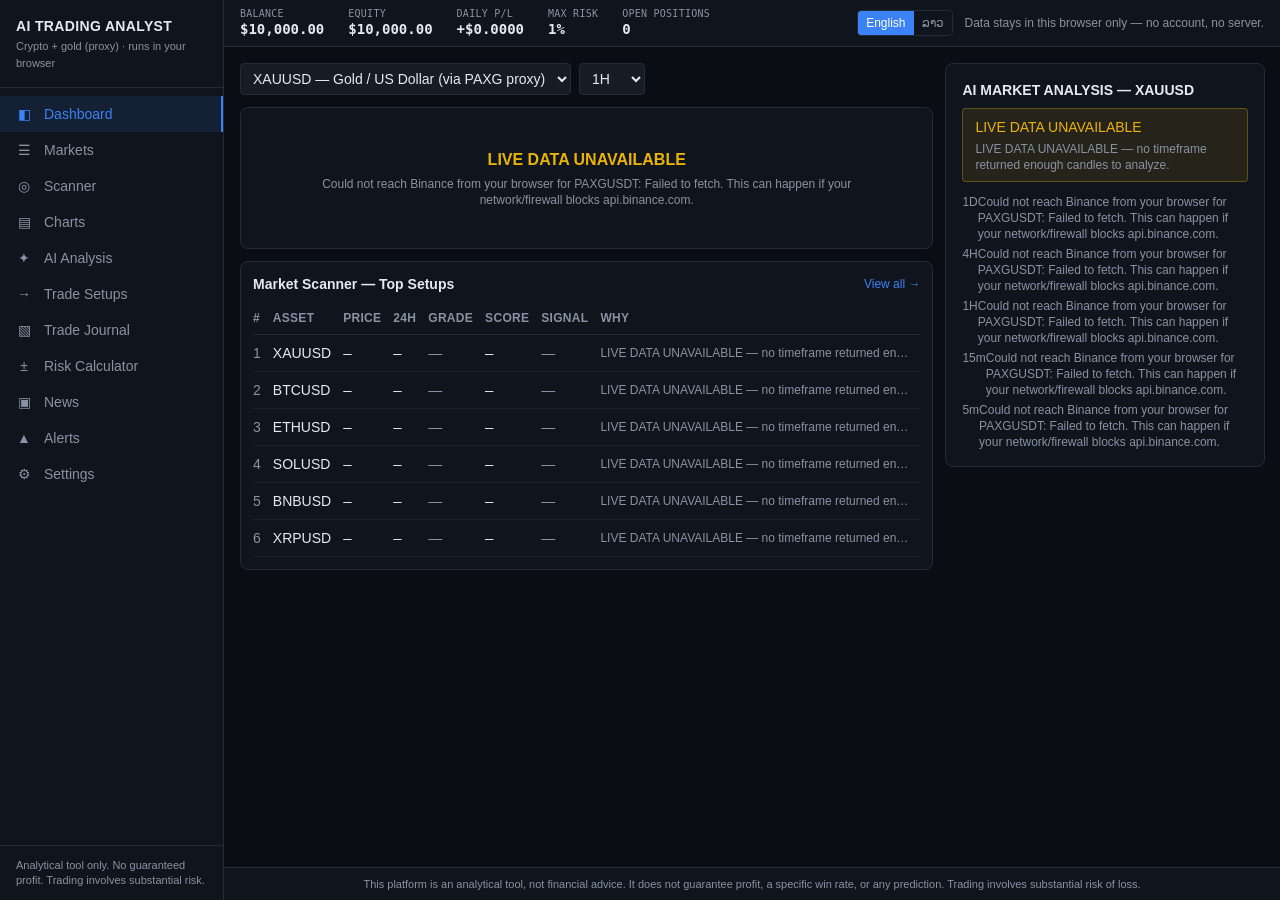
<file: index.html>
<!doctype html>
<html lang="en">
  <head>
    <meta charset="UTF-8" />
    <link rel="icon" type="image/svg+xml" href="./favicon.svg" />
    <meta name="viewport" content="width=device-width, initial-scale=1.0" />
    <title>AI Trading Analyst (Static)</title>
    <meta
      name="description"
      content="Client-side AI trading analysis for crypto and gold (PAXG proxy) — no server, no login, live data from Binance's public API called directly by your browser."
    />
    <script type="module" crossorigin src="./assets/index-BlI6v5JH.js"></script>
    <link rel="stylesheet" crossorigin href="./assets/index-QpGu3k4q.css">
  </head>
  <body>
    <div id="root"></div>
  </body>
</html>
</file>
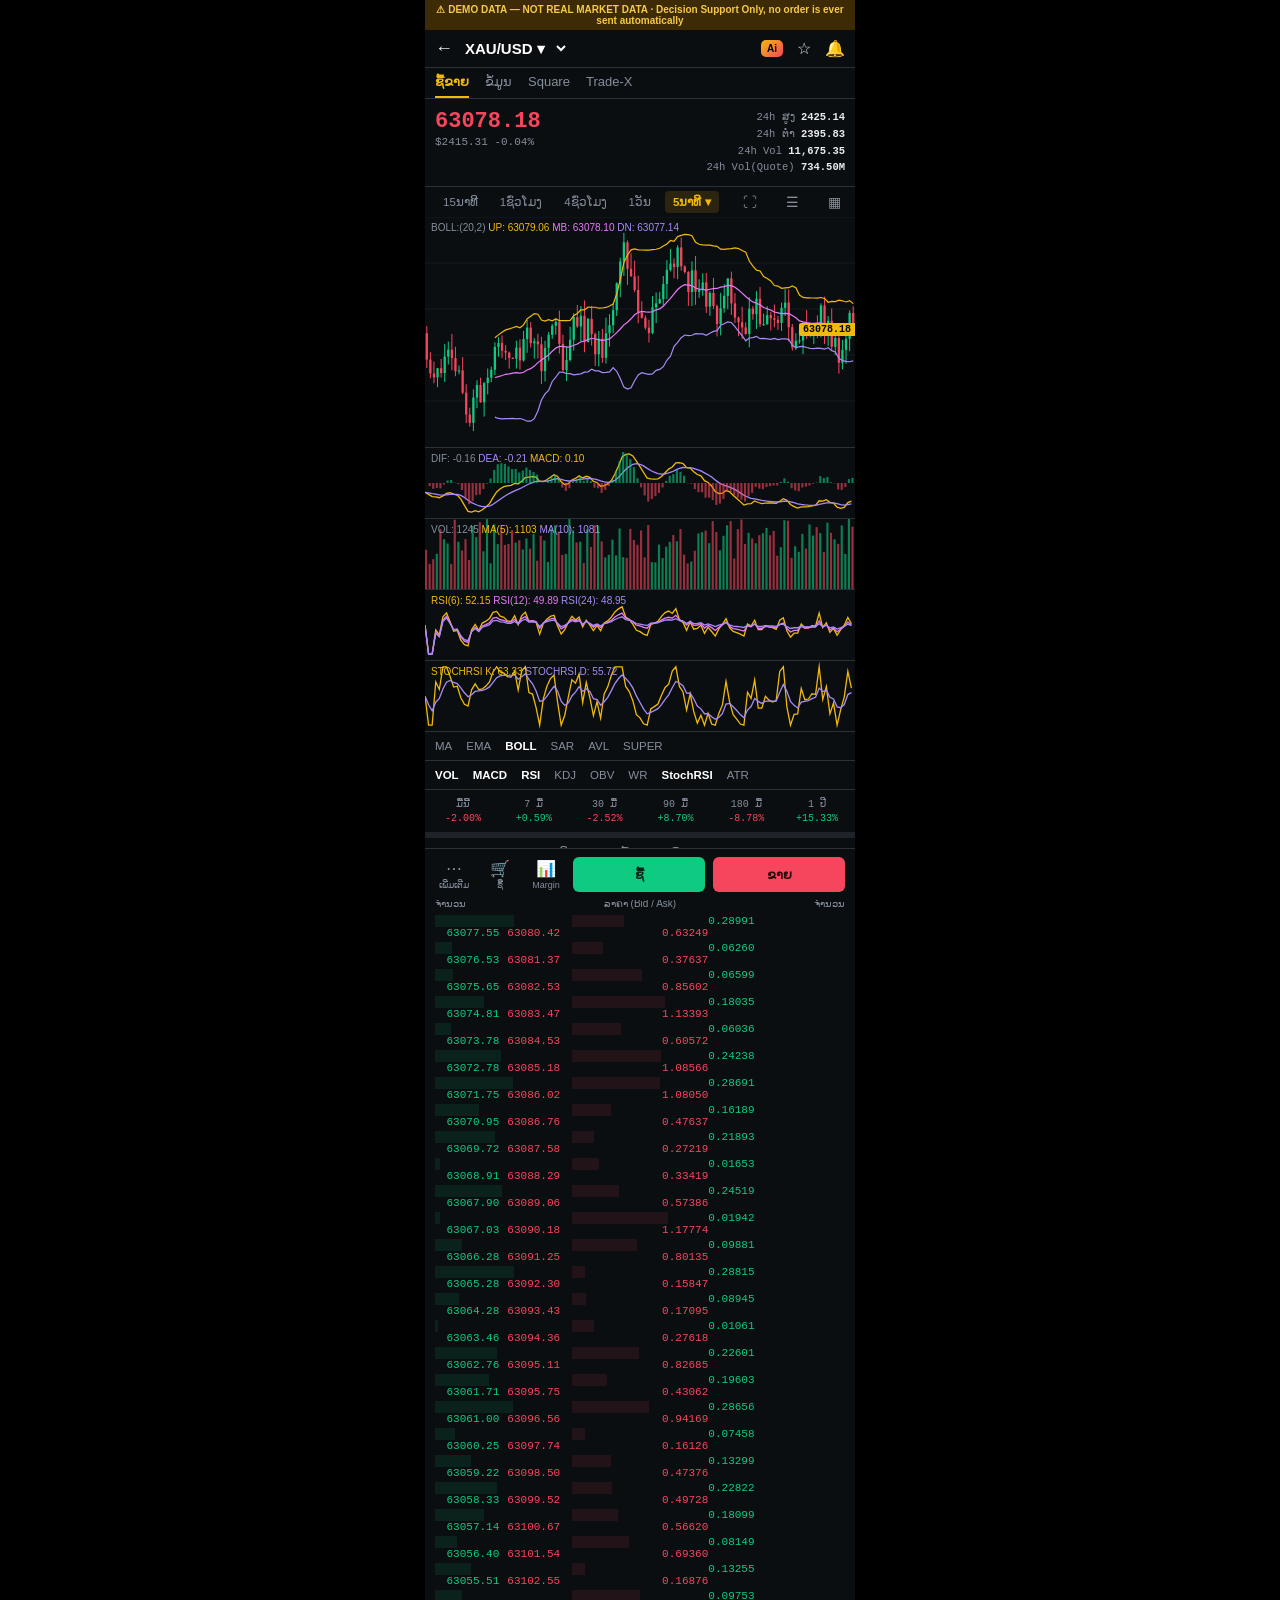
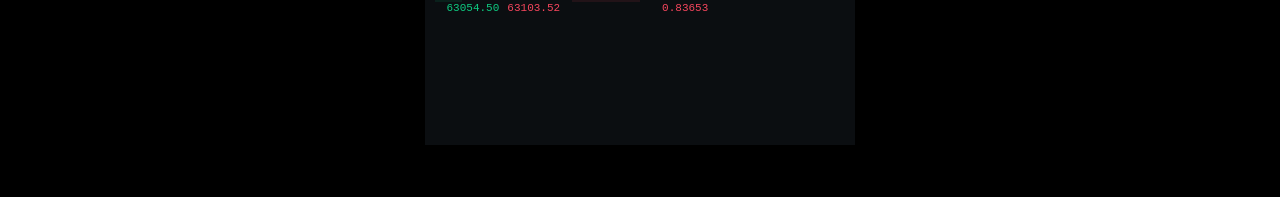
<file: future-trading.html>
<!DOCTYPE html>
<html lang="lo">
<head>
<meta charset="UTF-8" />
<meta name="viewport" content="width=device-width, initial-scale=1.0" />
<title>Future Trading — AI Gold &amp; Bitcoin Analysis (DEMO)</title>
<style>
  :root{
    --bg:#0b0e11; --panel:#181a20; --panel2:#1e2329; --border:#2b3139;
    --text:#eaecef; --muted:#848e9c; --up:#0ecb81; --down:#f6465d; --yellow:#f0b90b;
  }
  *{box-sizing:border-box;-webkit-tap-highlight-color:transparent;}
  html,body{margin:0;background:#000;color:var(--text);font-family:-apple-system,"Segoe UI",Roboto,Arial,sans-serif;font-size:13px;}
  .mono{font-family:ui-monospace,SFMono-Regular,Menlo,Consolas,monospace;font-variant-numeric:tabular-nums;}
  .frame{max-width:430px;margin:0 auto;background:var(--bg);min-height:100vh;position:relative;}
  .demo-banner{background:#3d2b06;color:#f7c948;text-align:center;padding:4px 8px;font-weight:700;font-size:10px;}

  .header{display:flex;align-items:center;justify-content:space-between;padding:8px 10px;border-bottom:1px solid var(--border);}
  .header .left{display:flex;align-items:center;gap:8px;}
  .header .back{font-size:18px;color:var(--text);}
  .header .sym{font-weight:700;font-size:15px;display:flex;align-items:center;gap:3px;}
  .header .chg{font-size:11.5px;}
  .header .icons{display:flex;gap:14px;align-items:center;font-size:16px;color:var(--text);}
  .header .icons .ai{background:linear-gradient(135deg,#f0b90b,#f6465d);color:#000;font-weight:800;font-size:10px;padding:3px 6px;border-radius:5px;}

  .tabs{display:flex;gap:16px;padding:6px 10px 0;border-bottom:1px solid var(--border);overflow-x:auto;}
  .tabs span{padding-bottom:7px;color:var(--muted);font-size:13px;white-space:nowrap;}
  .tabs span.active{color:var(--yellow);border-bottom:2px solid var(--yellow);font-weight:700;}

  .price-block{padding:10px;display:flex;justify-content:space-between;}
  .price-big{font-size:22px;font-weight:800;}
  .price-sub{font-size:11px;color:var(--muted);margin-top:2px;}
  .price-stats{text-align:right;font-size:10.5px;color:var(--muted);line-height:1.6;}
  .price-stats b{color:var(--text);}

  .charttoolbar{display:flex;align-items:center;gap:6px;padding:4px 10px;overflow-x:auto;border-top:1px solid var(--border);}
  .tf-pill{background:none;border:none;color:var(--muted);font-size:11.5px;padding:4px 8px;white-space:nowrap;}
  .tf-pill.active{color:var(--yellow);font-weight:700;background:#2b2410;border-radius:4px;}
  .charttoolbar select{background:none;border:none;color:var(--muted);font-size:11.5px;}
  .toolicon{margin-left:auto;color:var(--muted);font-size:14px;padding:0 4px;}

  .chartwrap{position:relative;border-bottom:1px solid var(--border);}
  .chartwrap .ovl{position:absolute;top:3px;left:6px;font-size:10px;color:var(--muted);z-index:3;line-height:1.5;pointer-events:none;}
  .chartwrap .ovl b{font-weight:700;}
  canvas{width:100%;display:block;background:#0b0e11;}
  .pricetag{position:absolute;right:0;background:var(--yellow);color:#000;font-size:10px;font-weight:700;padding:1px 4px;border-radius:2px 0 0 2px;z-index:4;}

  .indicator-row{display:flex;gap:14px;padding:6px 10px;overflow-x:auto;border-bottom:1px solid var(--border);}
  .indicator-row button{background:none;border:none;color:var(--muted);font-size:11.5px;white-space:nowrap;padding:2px 0;}
  .indicator-row button.active{color:#fff;font-weight:700;}

  .returns-row{display:flex;justify-content:space-between;padding:8px 10px;border-bottom:6px solid var(--panel2);font-size:10px;text-align:center;overflow-x:auto;}
  .returns-row div{min-width:56px;}
  .returns-row .lbl{color:var(--muted);margin-bottom:3px;}

  .ob-tabs{display:flex;gap:18px;padding:8px 10px 4px;font-size:12.5px;}
  .ob-tabs span{color:var(--muted);}
  .ob-tabs span.active{color:var(--text);font-weight:700;border-bottom:2px solid var(--yellow);padding-bottom:4px;}
  .ob-ratio{display:flex;align-items:center;gap:8px;padding:6px 10px;font-size:11px;}
  .ob-ratio .bar{flex:1;height:5px;border-radius:3px;overflow:hidden;display:flex;background:var(--panel2);}
  .ob-header{display:flex;justify-content:space-between;padding:4px 10px;font-size:10px;color:var(--muted);}
  .ob-table{padding:0 10px 8px;}
  .ob-row{display:grid;grid-template-columns:1fr 1fr 1fr;font-size:11px;position:relative;padding:1.5px 0;}
  .ob-row .amt-bid{text-align:left;color:var(--up);}
  .ob-row .amt-ask{text-align:right;color:var(--down);}
  .ob-row .prices{display:flex;justify-content:center;gap:8px;}
  .ob-bg-bid{position:absolute;left:0;top:0;bottom:0;background:rgba(14,203,129,0.10);z-index:0;}
  .ob-bg-ask{position:absolute;right:0;top:0;bottom:0;background:rgba(246,70,93,0.10);z-index:0;}
  .ob-row>*{position:relative;z-index:1;}

  .bottombar{position:sticky;bottom:0;display:flex;align-items:center;gap:8px;padding:8px 10px;background:var(--bg);border-top:1px solid var(--border);}
  .bicon{display:flex;flex-direction:column;align-items:center;color:var(--muted);font-size:9px;gap:2px;min-width:38px;}
  .bicon .ic{font-size:16px;}
  .bbtn{flex:1;text-align:center;padding:10px 0;border-radius:6px;font-weight:800;font-size:13px;border:none;}
  .bbtn.buy{background:var(--up);color:#04241a;}
  .bbtn.sell{background:var(--down);color:#2a0509;}

  .sheet-backdrop{position:fixed;inset:0;background:rgba(0,0,0,.55);display:none;z-index:20;}
  .sheet-backdrop.show{display:block;}
  .sheet{position:fixed;left:50%;transform:translateX(-50%);bottom:0;max-width:430px;width:100%;background:var(--panel);
    border-radius:14px 14px 0 0;padding:14px;z-index:21;display:none;max-height:80vh;overflow:auto;border-top:1px solid var(--border);}
  .sheet.show{display:block;}
  .sheet h4{margin:0 0 8px;font-size:13px;color:var(--yellow);}
  .bias{font-size:19px;font-weight:900;display:flex;align-items:center;gap:6px;}
  .bias.buy{color:var(--up);} .bias.sell{color:var(--down);} .bias.wait{color:var(--yellow);} .bias.no_trade{color:#94a3b8;}
  .strength-bar{height:6px;border-radius:3px;background:#0b0e11;overflow:hidden;margin:5px 0;}
  .strength-fill{height:100%;background:linear-gradient(90deg,var(--yellow),var(--up));}
  .narrative{white-space:pre-line;line-height:1.5;font-size:12px;color:#c6cad1;margin-top:8px;}
  .checklist-item{display:flex;justify-content:space-between;padding:3px 0;border-bottom:1px dashed var(--border);font-size:11.5px;}
  .dot{display:inline-block;width:6px;height:6px;border-radius:50%;margin-right:5px;}
  .dot.pass{background:var(--up);} .dot.fail{background:var(--down);}
  .closebtn{position:absolute;right:14px;top:12px;color:var(--muted);font-size:16px;background:none;border:none;}

  .toast{position:fixed;left:50%;bottom:78px;transform:translateX(-50%);background:#2b2f36;color:#fff;padding:9px 16px;
    border-radius:8px;font-size:12px;z-index:30;opacity:0;transition:opacity .25s;max-width:88%;text-align:center;}
  .toast.show{opacity:1;}
</style>
</head>
<body>
<div class="frame">
  <div class="demo-banner">⚠ DEMO DATA — NOT REAL MARKET DATA · Decision Support Only, no order is ever sent automatically</div>

  <div class="header">
    <div class="left">
      <span class="back">←</span>
      <div>
        <div class="sym"><select id="assetSel" style="background:none;border:none;color:#fff;font-weight:700;font-size:15px;">
          <option value="XAUUSD">XAU/USD ▾</option>
          <option value="BTCUSDT">BTC/USDT ▾</option>
        </select></div>
      </div>
    </div>
    <div class="icons">
      <span class="ai" id="aiBtn">Ai</span>
      <span>☆</span>
      <span>🔔</span>
    </div>
  </div>

  <div class="tabs">
    <span class="active">ຊື້ຂາຍ</span><span>ຂໍ້ມູນ</span><span>Square</span><span>Trade-X</span>
  </div>

  <div class="price-block">
    <div>
      <div class="price-big mono" id="bigPrice">2415.31</div>
      <div class="price-sub mono" id="priceSub">$2415.31 <span id="pctChange">-0.04%</span></div>
    </div>
    <div class="price-stats mono">
      <div>24h ສູງ <b id="hi24">2425.14</b></div>
      <div>24h ຕ່ຳ <b id="lo24">2395.83</b></div>
      <div>24h Vol <b id="volBase">11,675.35</b></div>
      <div>24h Vol(Quote) <b id="volQuote">734.50M</b></div>
    </div>
  </div>

  <div class="charttoolbar">
    <button class="tf-pill" data-tf="15M">15ນາທີ</button>
    <button class="tf-pill" data-tf="1H">1ຊົ່ວໂມງ</button>
    <button class="tf-pill" data-tf="4H">4ຊົ່ວໂມງ</button>
    <button class="tf-pill" data-tf="1D">1ວັນ</button>
    <button class="tf-pill active" data-tf="5M">5ນາທີ ▾</button>
    <span class="toolicon">⛶</span><span class="toolicon">☰</span><span class="toolicon">▦</span>
  </div>

  <div class="chartwrap">
    <div class="ovl" id="bollOvl">BOLL:(20,2) <span style="color:#f0b90b;">UP: --</span> <span style="color:#e879f9;">MB: --</span> <span style="color:#a78bfa;">DN: --</span></div>
    <canvas id="chartMain" height="230"></canvas>
    <div class="pricetag mono" id="priceTag" style="top:40%;">2415.31</div>
  </div>

  <div class="chartwrap" id="panelMACD">
    <div class="ovl" id="macdOvl">DIF: -- <span style="color:#a78bfa;">DEA: --</span> <span style="color:#f0b90b;">MACD: --</span></div>
    <canvas id="chartMACD" height="70"></canvas>
  </div>

  <div class="chartwrap" id="panelVOL">
    <div class="ovl" id="volOvl">VOL: -- <span style="color:#f0b90b;">MA(5): --</span> <span style="color:#a78bfa;">MA(10): --</span></div>
    <canvas id="chartVOL" height="70"></canvas>
  </div>

  <div class="chartwrap" id="panelRSI">
    <div class="ovl" id="rsiOvl"><span style="color:#f0b90b;">RSI(6): --</span> <span style="color:#e879f9;">RSI(12): --</span> <span style="color:#a78bfa;">RSI(24): --</span></div>
    <canvas id="chartRSI" height="70"></canvas>
  </div>

  <div class="chartwrap" id="panelKDJ">
    <div class="ovl" id="kdjOvl"><span style="color:#f0b90b;">K: --</span> <span style="color:#e879f9;">D: --</span> <span style="color:#a78bfa;">J: --</span></div>
    <canvas id="chartKDJ" height="70"></canvas>
  </div>

  <div class="chartwrap" id="panelSTOCHRSI">
    <div class="ovl" id="stochOvl"><span style="color:#f0b90b;">STOCHRSI K: --</span> <span style="color:#a78bfa;">STOCHRSI D: --</span></div>
    <canvas id="chartSTOCH" height="70"></canvas>
  </div>

  <div class="indicator-row" id="mainIndRow">
    <button data-ind="MA">MA</button><button data-ind="EMA">EMA</button><button class="active" data-ind="BOLL">BOLL</button>
    <button data-ind="SAR">SAR</button><button data-ind="AVL">AVL</button><button data-ind="SUPER">SUPER</button>
  </div>
  <div class="indicator-row" id="subIndRow">
    <button class="active" data-ind="VOL">VOL</button><button class="active" data-ind="MACD">MACD</button>
    <button class="active" data-ind="RSI">RSI</button><button data-ind="KDJ">KDJ</button><button data-ind="OBV">OBV</button>
    <button data-ind="WR">WR</button><button class="active" data-ind="STOCHRSI">StochRSI</button><button data-ind="ATR">ATR</button>
  </div>

  <div class="returns-row mono">
    <div><div class="lbl">ມື້ນີ້</div><span id="r1d">-0.10%</span></div>
    <div><div class="lbl">7 ມື້</div><span id="r7d">-2.68%</span></div>
    <div><div class="lbl">30 ມື້</div><span id="r30d">-3.15%</span></div>
    <div><div class="lbl">90 ມື້</div><span id="r90d">-19.35%</span></div>
    <div><div class="lbl">180 ມື້</div><span id="r180d">-8.62%</span></div>
    <div><div class="lbl">1 ປີ</div><span id="r1y">-46.48%</span></div>
  </div>

  <div class="ob-tabs">
    <span class="active">Order Book</span><span>ຄວາມເລິກ</span><span>ການຊື້ຂາຍ</span><span>ອື່ນໆ</span>
  </div>
  <div class="ob-ratio">
    <span class="mono" id="ratioBuy" style="color:var(--up);">7.24%</span>
    <div class="bar"><div id="ratioBar" style="height:100%;background:var(--up);width:7%;"></div></div>
    <span class="mono" id="ratioSell" style="color:var(--down);">92.76%</span>
  </div>
  <div class="ob-header"><span>ຈຳນວນ</span><span>ລາຄາ (Bid / Ask)</span><span>ຈຳນວນ</span></div>
  <div class="ob-table" id="obTable"></div>

  <div style="height:70px;"></div>

  <div class="bottombar">
    <div class="bicon"><span class="ic">⋯</span>ເພີ່ມເຕີມ</div>
    <div class="bicon"><span class="ic">🛒</span>ຊື້</div>
    <div class="bicon"><span class="ic">📊</span>Margin</div>
    <button class="bbtn buy" id="buyBtn">ຊື້</button>
    <button class="bbtn sell" id="sellBtn">ຂາຍ</button>
  </div>

  <div class="sheet-backdrop" id="sheetBackdrop"></div>
  <div class="sheet" id="aiSheet">
    <button class="closebtn" id="sheetClose">✕</button>
    <h4>AI MARKET ANALYSIS — Decision Support Only</h4>
    <div id="biasLine" class="bias buy">🟢 BUY BIAS</div>
    <div style="font-size:11px;color:var(--muted);">Signal Strength (Confluence Score) — never a "win probability"</div>
    <div class="strength-bar"><div class="strength-fill" id="strengthFill" style="width:60%;"></div></div>
    <div style="font-weight:700;" id="strengthVal">60/100 — WEAK BIAS</div>
    <div style="margin-top:8px;" id="checklist"></div>
    <div class="narrative" id="aiNarrative"></div>
  </div>
</div>

<div class="toast" id="toast"></div>

<script>
const ASSETS = {
  XAUUSD: {label:'XAU/USD', quote:'USD', base:2415.30, vol:0.06, decimals:2},
  BTCUSDT: {label:'BTC/USDT', quote:'USDT', base:63078.07, vol:0.9, decimals:2},
};
const TF_SECONDS = {"15M":900,"1H":3600,"4H":14400,"1D":86400,"5M":300};

let state = { asset:"BTCUSDT", tf:"5M", candles:[], live:63078.07, tickCount:0, indicators:{MA:false,EMA:false,BOLL:true,SAR:false,AVL:false,SUPER:false,VOL:true,MACD:true,RSI:true,KDJ:false,OBV:false,WR:false,STOCHRSI:true,ATR:false} };

function seededRand(seed){ let s = seed % 2147483647; if (s<=0) s+=2147483646;
  return function(){ s = (s*16807)%2147483647; return (s-1)/2147483646; }; }

function genCandles(asset, tf, n=120){
  const cfg = ASSETS[asset];
  const rnd = seededRand(asset.length*131 + tf.length*7 + tf.charCodeAt(0));
  let price = cfg.base;
  const candles = [];
  for(let i=0;i<n;i++){
    const shock = (rnd()-0.5)*2*cfg.vol;
    const open = price;
    const close = price + shock;
    const high = Math.max(open,close) + Math.abs(rnd())*cfg.vol*0.6;
    const low = Math.min(open,close) - Math.abs(rnd())*cfg.vol*0.6;
    candles.push({open,high,low,close,volume: 500+rnd()*900});
    price = close;
  }
  return candles;
}
function sma(arr,p){ const out=[]; for(let i=0;i<arr.length;i++){ if(i<p-1){out.push(null);continue;} let s=0; for(let j=i-p+1;j<=i;j++) s+=arr[j]; out.push(s/p);} return out; }
function ema(values, period){ const k=2/(period+1); let prev=values[0]; const out=[prev]; for(let i=1;i<values.length;i++){ prev=values[i]*k+prev*(1-k); out.push(prev);} return out; }
function stddev(arr,p,means){ const out=[]; for(let i=0;i<arr.length;i++){ if(i<p-1||means[i]==null){out.push(null);continue;} let s=0; for(let j=i-p+1;j<=i;j++) s+=Math.pow(arr[j]-means[i],2); out.push(Math.sqrt(s/p));} return out; }
function rsiSeries(values, period){
  let gains=0, losses=0; const out=[50];
  for(let i=1;i<values.length;i++){
    const diff = values[i]-values[i-1];
    const g=Math.max(diff,0), l=Math.max(-diff,0);
    gains=(gains*(period-1)+g)/period; losses=(losses*(period-1)+l)/period;
    const rs = losses===0?100:gains/losses;
    out.push(losses===0?100:100-(100/(1+rs)));
  }
  return out;
}
function macdSeries(closes){
  const fast=ema(closes,12), slow=ema(closes,26);
  const dif = closes.map((_,i)=>fast[i]-slow[i]);
  const dea = ema(dif,9);
  const hist = dif.map((v,i)=>(v-dea[i])*2);
  return {dif,dea,hist};
}
function kdjSeries(candles,period=9){
  const k=[],d=[],j=[]; let prevK=50, prevD=50;
  for(let i=0;i<candles.length;i++){
    const start=Math.max(0,i-period+1);
    const win = candles.slice(start,i+1);
    const hh = Math.max(...win.map(c=>c.high)), ll = Math.min(...win.map(c=>c.low));
    const rsv = hh===ll? 50 : (candles[i].close-ll)/(hh-ll)*100;
    const kk = prevK*2/3 + rsv/3, dd = prevD*2/3 + kk/3;
    k.push(kk); d.push(dd); j.push(3*kk-2*dd);
    prevK=kk; prevD=dd;
  }
  return {k,d,j};
}
function stochRsiSeries(closes,period=14){
  const r = rsiSeries(closes,period);
  const k=[],d=[]; let prevD=50;
  for(let i=0;i<r.length;i++){
    const start=Math.max(0,i-period+1);
    const win=r.slice(start,i+1);
    const hh=Math.max(...win), ll=Math.min(...win);
    const kk = hh===ll?50:(r[i]-ll)/(hh-ll)*100;
    const dd = prevD*0.7+kk*0.3;
    k.push(kk); d.push(dd); prevD=dd;
  }
  return {k,d};
}

function drawLineChart(canvasId, seriesArr, colors, opts={}){
  const canvas=document.getElementById(canvasId);
  const ctx=canvas.getContext('2d');
  const w=canvas.width=canvas.clientWidth; const h=canvas.height=canvas.clientHeight;
  ctx.clearRect(0,0,w,h);
  const all = seriesArr.flat().filter(v=>v!=null && isFinite(v));
  if(!all.length) return;
  let maxV=Math.max(...all), minV=Math.min(...all);
  if(opts.fixedRange){ minV=opts.fixedRange[0]; maxV=opts.fixedRange[1]; }
  const pad=(maxV-minV)*0.1||1; const yMax=maxV+pad, yMin=minV-pad;
  const y=v=>h-((v-yMin)/(yMax-yMin))*h;
  seriesArr.forEach((series,si)=>{
    const bw=w/series.length;
    ctx.strokeStyle=colors[si]; ctx.lineWidth=1.3; ctx.beginPath();
    let started=false;
    series.forEach((v,i)=>{ if(v==null||!isFinite(v)) return; const x=i*bw; if(!started){ctx.moveTo(x,y(v));started=true;} else ctx.lineTo(x,y(v)); });
    ctx.stroke();
  });
}

function drawCandles(){
  const canvas=document.getElementById('chartMain');
  const ctx=canvas.getContext('2d');
  const w=canvas.width=canvas.clientWidth; const h=canvas.height=canvas.clientHeight;
  ctx.clearRect(0,0,w,h);
  const c=state.candles;
  const closes=c.map(x=>x.close);
  const highs=c.map(x=>x.high), lows=c.map(x=>x.low);
  const maxP=Math.max(...highs), minP=Math.min(...lows);
  const pad=(maxP-minP)*0.08||1; const yMax=maxP+pad, yMin=minP-pad;
  const y=p=>h-((p-yMin)/(yMax-yMin))*h;
  const bw=w/c.length;

  ctx.strokeStyle='#161a1e';
  for(let i=0;i<5;i++){ const yy=h/5*i; ctx.beginPath(); ctx.moveTo(0,yy); ctx.lineTo(w,yy); ctx.stroke(); }

  c.forEach((cd,i)=>{
    const x=i*bw+bw/2; const up=cd.close>=cd.open;
    ctx.strokeStyle= up? '#0ecb81':'#f6465d'; ctx.fillStyle= up? '#0ecb81':'#f6465d';
    ctx.beginPath(); ctx.moveTo(x,y(cd.high)); ctx.lineTo(x,y(cd.low)); ctx.stroke();
    const top=y(Math.max(cd.open,cd.close)), bot=y(Math.min(cd.open,cd.close));
    ctx.fillRect(x-bw*0.32, top, bw*0.64, Math.max(1,bot-top));
  });

  if(state.indicators.BOLL){
    const mid=sma(closes,20); const sd=stddev(closes,20,mid);
    const up=mid.map((m,i)=>m==null?null:m+2*sd[i]);
    const dn=mid.map((m,i)=>m==null?null:m-2*sd[i]);
    [[up,'#f0b90b'],[mid,'#e879f9'],[dn,'#a78bfa']].forEach(([series,color])=>{
      ctx.strokeStyle=color; ctx.lineWidth=1.2; ctx.beginPath(); let started=false;
      series.forEach((v,i)=>{ if(v==null) return; const x=i*bw+bw/2; if(!started){ctx.moveTo(x,y(v));started=true;} else ctx.lineTo(x,y(v)); });
      ctx.stroke();
    });
    const lastMid=mid[mid.length-1], lastSd=sd[sd.length-1];
    document.getElementById('bollOvl').innerHTML = `BOLL:(20,2) <span style="color:#f0b90b;">UP: ${(lastMid+2*lastSd).toFixed(2)}</span> <span style="color:#e879f9;">MB: ${lastMid.toFixed(2)}</span> <span style="color:#a78bfa;">DN: ${(lastMid-2*lastSd).toFixed(2)}</span>`;
  } else { document.getElementById('bollOvl').innerHTML=''; }

  const tag=document.getElementById('priceTag');
  const lastY=y(closes[closes.length-1]);
  tag.style.top=Math.max(0,Math.min(h-14,lastY-7))+'px';
  tag.textContent=fmt(closes[closes.length-1]);
}

function updatePanels(){
  const c=state.candles; const closes=c.map(x=>x.close);
  document.getElementById('panelMACD').style.display = state.indicators.MACD?'block':'none';
  document.getElementById('panelVOL').style.display = state.indicators.VOL?'block':'none';
  document.getElementById('panelRSI').style.display = state.indicators.RSI?'block':'none';
  document.getElementById('panelKDJ').style.display = state.indicators.KDJ?'block':'none';
  document.getElementById('panelSTOCHRSI').style.display = state.indicators.STOCHRSI?'block':'none';

  if(state.indicators.MACD){
    const m = macdSeries(closes);
    drawLineChart('chartMACD',[m.dif,m.dea],['#f0b90b','#a78bfa']);
    const canvas=document.getElementById('chartMACD'); const ctx=canvas.getContext('2d');
    const w=canvas.width, h=canvas.height;
    const maxV=Math.max(...m.hist.filter(isFinite).map(Math.abs))||1;
    const bw=w/m.hist.length;
    m.hist.forEach((v,i)=>{ if(!isFinite(v)) return; ctx.fillStyle= v>=0?'rgba(14,203,129,0.6)':'rgba(246,70,93,0.6)'; const bh=Math.abs(v)/maxV*(h/2-4); const yc=h/2; ctx.fillRect(i*bw,v>=0?yc-bh:yc,Math.max(1,bw*0.6),bh); });
    document.getElementById('macdOvl').innerHTML = `DIF: ${m.dif[m.dif.length-1].toFixed(2)} <span style="color:#a78bfa;">DEA: ${m.dea[m.dea.length-1].toFixed(2)}</span> <span style="color:#f0b90b;">MACD: ${m.hist[m.hist.length-1].toFixed(2)}</span>`;
  }
  if(state.indicators.VOL){
    const canvas=document.getElementById('chartVOL'); const ctx=canvas.getContext('2d');
    const w=canvas.width=canvas.clientWidth, h=canvas.height=canvas.clientHeight;
    ctx.clearRect(0,0,w,h);
    const vols=c.map(x=>x.volume); const maxV=Math.max(...vols)||1; const bw=w/vols.length;
    c.forEach((cd,i)=>{ ctx.fillStyle= cd.close>=cd.open?'rgba(14,203,129,0.6)':'rgba(246,70,93,0.6)'; const bh=cd.volume/maxV*h; ctx.fillRect(i*bw,h-bh,Math.max(1,bw*0.6),bh); });
    const ma5=sma(vols,5), ma10=sma(vols,10);
    document.getElementById('volOvl').innerHTML = `VOL: ${vols[vols.length-1].toFixed(0)} <span style="color:#f0b90b;">MA(5): ${(ma5[ma5.length-1]||0).toFixed(0)}</span> <span style="color:#a78bfa;">MA(10): ${(ma10[ma10.length-1]||0).toFixed(0)}</span>`;
  }
  if(state.indicators.RSI){
    const r6=rsiSeries(closes,6), r12=rsiSeries(closes,12), r24=rsiSeries(closes,24);
    drawLineChart('chartRSI',[r6,r12,r24],['#f0b90b','#e879f9','#a78bfa'],{fixedRange:[0,100]});
    document.getElementById('rsiOvl').innerHTML = `<span style="color:#f0b90b;">RSI(6): ${r6[r6.length-1].toFixed(2)}</span> <span style="color:#e879f9;">RSI(12): ${r12[r12.length-1].toFixed(2)}</span> <span style="color:#a78bfa;">RSI(24): ${r24[r24.length-1].toFixed(2)}</span>`;
  }
  if(state.indicators.KDJ){
    const kdj=kdjSeries(c);
    drawLineChart('chartKDJ',[kdj.k,kdj.d,kdj.j],['#f0b90b','#e879f9','#a78bfa']);
    document.getElementById('kdjOvl').innerHTML = `<span style="color:#f0b90b;">K: ${kdj.k[kdj.k.length-1].toFixed(2)}</span> <span style="color:#e879f9;">D: ${kdj.d[kdj.d.length-1].toFixed(2)}</span> <span style="color:#a78bfa;">J: ${kdj.j[kdj.j.length-1].toFixed(2)}</span>`;
  }
  if(state.indicators.STOCHRSI){
    const sr=stochRsiSeries(closes);
    drawLineChart('chartSTOCH',[sr.k,sr.d],['#f0b90b','#a78bfa'],{fixedRange:[0,100]});
    document.getElementById('stochOvl').innerHTML = `<span style="color:#f0b90b;">STOCHRSI K: ${sr.k[sr.k.length-1].toFixed(2)}</span> <span style="color:#a78bfa;">STOCHRSI D: ${sr.d[sr.d.length-1].toFixed(2)}</span>`;
  }
}

function computeSignal(){
  const closes=state.candles.map(x=>x.close);
  const e20=ema(closes,20), e50=ema(closes,50);
  const last=closes[closes.length-1];
  const trendUp=last>e20[e20.length-1]&&e20[e20.length-1]>e50[e50.length-1];
  const trendDown=last<e20[e20.length-1]&&e20[e20.length-1]<e50[e50.length-1];
  const r=rsiSeries(closes,14); const rsiV=r[r.length-1];
  const rnd=seededRand(state.asset.length*7+state.tf.length*13+(TF_SECONDS[state.tf]||60));
  const vol=['LOW','NORMAL','HIGH','EXTREME'][Math.floor(rnd()*4*0.7)];
  let dir=trendUp?'BUY':trendDown?'SELL':'NEUTRAL';
  let score=trendUp||trendDown?55+Math.floor(rnd()*40):30+Math.floor(rnd()*20);
  let bias='WAIT',biasClass='wait',icon='🟡';
  if(vol==='EXTREME'){bias='NO TRADE';biasClass='no_trade';icon='⛔';}
  else if(dir==='BUY'&&score>=55){bias='BUY BIAS';biasClass='buy';icon='🟢';}
  else if(dir==='SELL'&&score>=55){bias='SELL BIAS';biasClass='sell';icon='🔴';}
  else if(dir==='NEUTRAL'&&score<45){bias='NO TRADE';biasClass='no_trade';icon='⛔';}
  const checklist=[
    {name:'Higher TF Trend',passed:dir!=='NEUTRAL'},{name:'Current Trend',passed:dir!=='NEUTRAL'},
    {name:'Market Structure',passed:score>=55},{name:'Momentum',passed:(dir==='BUY'&&rsiV>50)||(dir==='SELL'&&rsiV<50)},
    {name:'Volume',passed:rnd()>0.35},{name:'Support/Resistance',passed:rnd()>0.3},
    {name:'Spread',passed:true},{name:'Volatility',passed:vol!=='EXTREME'},{name:'News Risk',passed:true},
  ];
  return {dir,bias,biasClass,icon,score,vol,rsiV,checklist,trend:trendUp?'BULLISH':trendDown?'BEARISH':'SIDEWAYS'};
}

function fmt(v){ return v.toFixed(ASSETS[state.asset].decimals); }
function fmtInt(v){ return v.toLocaleString(undefined,{maximumFractionDigits:2}); }

function renderAiSheet(){
  const s=computeSignal();
  document.getElementById('biasLine').className='bias '+s.biasClass;
  document.getElementById('biasLine').textContent=s.icon+' '+s.bias;
  document.getElementById('strengthFill').style.width=s.score+'%';
  const band=s.score>=85?'STRONG BIAS':s.score>=70?'BIAS':s.score>=55?'WEAK BIAS':s.score>=45?'WAIT BAND':'OPPOSITE BIAS BAND';
  document.getElementById('strengthVal').textContent=s.score+'/100 — '+band;
  document.getElementById('checklist').innerHTML=s.checklist.map(c=>`<div class="checklist-item"><span><span class="dot ${c.passed?'pass':'fail'}"></span>${c.name}</span><span>${c.passed?'OK':'No'}</span></div>`).join('');
  const missing=s.checklist.filter(c=>!c.passed).map(c=>c.name);
  document.getElementById('aiNarrative').textContent=[
    `Trend: ${s.trend.toLowerCase()}. RSI ${s.rsiV.toFixed(1)}. Volatility: ${s.vol}.`,
    `Current Bias: ${s.bias} (Signal Strength ${s.score}/100).`,
    missing.length? `Waiting on: ${missing.join(', ')}.` : `All checklist items agree — still confirm on a lower timeframe before any entry.`,
    `This is a decision-support illustration only — no trading system can predict markets with certainty, and this system never places or manages trades automatically.`,
  ].join('\n');
}

function updateReturns(){
  const rnd=seededRand(state.asset.length*17+7);
  const vals=[rnd()*4-2, rnd()*8-4, rnd()*12-5, rnd()*30-15, rnd()*25-12, rnd()*60-20];
  const ids=['r1d','r7d','r30d','r90d','r180d','r1y'];
  ids.forEach((id,i)=>{
    const el=document.getElementById(id); const v=vals[i];
    el.textContent=(v>=0?'+':'')+v.toFixed(2)+'%'; el.style.color=v>=0?'#0ecb81':'#f6465d';
  });
}

function buildOrderBook(){
  const cfg=ASSETS[state.asset];
  const rnd=seededRand(state.asset.length*31+state.tickCount);
  const rows=[]; let bid=state.live, ask=state.live+state.live*0.00002;
  for(let i=0;i<26;i++){
    bid -= state.live*0.00001*(1+rnd()); ask += state.live*0.00001*(1+rnd());
    rows.push({amtBid:(rnd()*0.3).toFixed(5), bid:bid.toFixed(cfg.decimals), ask:ask.toFixed(cfg.decimals), amtAsk:(rnd()*1.2).toFixed(5)});
  }
  document.getElementById('obTable').innerHTML = rows.map(r=>{
    const bidW = Math.min(90, parseFloat(r.amtBid)*200);
    const askW = Math.min(90, parseFloat(r.amtAsk)*60);
    return `<div class="ob-row mono">
      <div class="ob-bg-bid" style="width:${bidW}%;"></div>
      <div class="ob-bg-ask" style="width:${askW}%;"></div>
      <span class="amt-bid">${r.amtBid}</span>
      <span class="prices"><span style="color:var(--up);">${r.bid}</span><span style="color:var(--down);">${r.ask}</span></span>
      <span class="amt-ask">${r.amtAsk}</span>
    </div>`;
  }).join('');
  const buyPct = 5+rnd()*20;
  document.getElementById('ratioBuy').textContent=buyPct.toFixed(2)+'%';
  document.getElementById('ratioSell').textContent=(100-buyPct).toFixed(2)+'%';
  document.getElementById('ratioBar').style.width=buyPct+'%';
}

function refreshHeader(){
  const cfg=ASSETS[state.asset];
  document.getElementById('bigPrice').textContent=fmt(state.live);
  document.getElementById('bigPrice').style.color = state.chg>=0? '#0ecb81':'#f6465d';
  document.getElementById('priceSub').innerHTML = `$${fmt(state.live)} <span style="color:${state.chg>=0?'#0ecb81':'#f6465d'};">${state.chg>=0?'+':''}${state.chg.toFixed(2)}%</span>`;
  document.getElementById('hi24').textContent=fmt(Math.max(...state.candles.map(c=>c.high)));
  document.getElementById('lo24').textContent=fmt(Math.min(...state.candles.map(c=>c.low)));
  const totalVol = state.candles.reduce((a,c)=>a+c.volume,0);
  document.getElementById('volBase').textContent=fmtInt(totalVol/10);
  document.getElementById('volQuote').textContent=fmtInt(totalVol*state.live/1e6)+'M';
}

function tick(){
  const cfg=ASSETS[state.asset];
  const rnd=Math.random()-0.5;
  state.live = state.live*(1+rnd*cfg.vol*0.0005);
  state.chg = ((state.live-cfg.base)/cfg.base*100);
  refreshHeader();
  state.tickCount++;
  if(state.tickCount%4===0){ drawCandles(); updatePanels(); buildOrderBook(); }
}

function loadAssetTf(){
  state.candles = genCandles(state.asset, state.tf);
  state.live = state.candles[state.candles.length-1].close;
  drawCandles(); updatePanels(); updateReturns(); buildOrderBook(); refreshHeader();
}

document.getElementById('assetSel').addEventListener('change', e=>{ state.asset=e.target.value; loadAssetTf(); });
document.querySelectorAll('.tf-pill').forEach(btn=>btn.addEventListener('click', ()=>{
  document.querySelectorAll('.tf-pill').forEach(b=>b.classList.remove('active'));
  btn.classList.add('active'); state.tf=btn.dataset.tf; loadAssetTf();
}));
document.querySelectorAll('#mainIndRow button, #subIndRow button').forEach(btn=>btn.addEventListener('click', ()=>{
  const key=btn.dataset.ind;
  if(key in state.indicators){ state.indicators[key]=!state.indicators[key]; btn.classList.toggle('active', state.indicators[key]); drawCandles(); updatePanels(); }
  else showToast(key+' — coming soon in this preview');
}));

function showToast(msg){
  const t=document.getElementById('toast'); t.textContent=msg; t.classList.add('show');
  clearTimeout(window._toastT); window._toastT=setTimeout(()=>t.classList.remove('show'),2200);
}
document.getElementById('buyBtn').addEventListener('click', ()=>showToast('ໂໝດວິເຄາະ (Demo) — ບໍ່ມີການສັ່ງຊື້ຂາຍແທ້ຖືກສົ່ງອອກ'));
document.getElementById('sellBtn').addEventListener('click', ()=>showToast('ໂໝດວິເຄາະ (Demo) — ບໍ່ມີການສັ່ງຊື້ຂາຍແທ້ຖືກສົ່ງອອກ'));

document.getElementById('aiBtn').addEventListener('click', ()=>{
  renderAiSheet();
  document.getElementById('sheetBackdrop').classList.add('show');
  document.getElementById('aiSheet').classList.add('show');
});
function closeSheet(){ document.getElementById('sheetBackdrop').classList.remove('show'); document.getElementById('aiSheet').classList.remove('show'); }
document.getElementById('sheetBackdrop').addEventListener('click', closeSheet);
document.getElementById('sheetClose').addEventListener('click', closeSheet);

loadAssetTf();
setInterval(tick, 1000);
window.addEventListener('resize', ()=>{ drawCandles(); updatePanels(); });
</script>
</body>
</html>
</file>
<file: assets/index-QpGu3k4q.css>
/*! tailwindcss v4.3.3 | MIT License | https://tailwindcss.com */
@layer properties{@supports (((-webkit-hyphens:none)) and (not (margin-trim:inline))) or ((-moz-orient:inline) and (not (color:rgb(from red r g b)))){*,:before,:after,::backdrop{--tw-rotate-x:initial;--tw-rotate-y:initial;--tw-rotate-z:initial;--tw-skew-x:initial;--tw-skew-y:initial;--tw-space-y-reverse:0;--tw-divide-y-reverse:0;--tw-border-style:solid;--tw-leading:initial;--tw-font-weight:initial;--tw-tracking:initial;--tw-blur:initial;--tw-brightness:initial;--tw-contrast:initial;--tw-grayscale:initial;--tw-hue-rotate:initial;--tw-invert:initial;--tw-opacity:initial;--tw-saturate:initial;--tw-sepia:initial;--tw-drop-shadow:initial;--tw-drop-shadow-color:initial;--tw-drop-shadow-alpha:100%;--tw-drop-shadow-size:initial}}}@layer theme{:root,:host{--font-sans:-apple-system, BlinkMacSystemFont, "Segoe UI", Roboto, Helvetica, Arial, sans-serif;--font-mono:ui-monospace, SFMono-Regular, "SF Mono", Menlo, Consolas, monospace;--color-white:#fff;--spacing:.25rem;--container-xs:20rem;--container-md:28rem;--container-2xl:42rem;--container-3xl:48rem;--text-xs:.75rem;--text-xs--line-height:calc(1 / .75);--text-sm:.875rem;--text-sm--line-height:calc(1.25 / .875);--text-lg:1.125rem;--text-lg--line-height:calc(1.75 / 1.125);--font-weight-normal:400;--font-weight-medium:500;--font-weight-semibold:600;--tracking-wide:.025em;--leading-tight:1.25;--leading-snug:1.375;--leading-relaxed:1.625;--default-transition-duration:.15s;--default-transition-timing-function:cubic-bezier(.4, 0, .2, 1);--default-font-family:-apple-system, BlinkMacSystemFont, "Segoe UI", Roboto, Helvetica, Arial, sans-serif;--default-mono-font-family:ui-monospace, SFMono-Regular, "SF Mono", Menlo, Consolas, monospace}}@layer base{*,:after,:before,::backdrop{box-sizing:border-box;border:0 solid;margin:0;padding:0}::file-selector-button{box-sizing:border-box;border:0 solid;margin:0;padding:0}html,:host{-webkit-text-size-adjust:100%;tab-size:4;line-height:1.5;font-family:var(--default-font-family,-apple-system, BlinkMacSystemFont, "Segoe UI", Roboto, "Helvetica Neue", "Noto Sans", Arial, sans-serif, "Apple Color Emoji", "Segoe UI Emoji", "Segoe UI Symbol", "Noto Color Emoji");font-feature-settings:var(--default-font-feature-settings,normal);font-variation-settings:var(--default-font-variation-settings,normal);-webkit-tap-highlight-color:transparent}hr{height:0;color:inherit;border-top-width:1px}abbr:where([title]){-webkit-text-decoration:underline dotted;text-decoration:underline dotted}h1,h2,h3,h4,h5,h6{font-size:inherit;font-weight:inherit}a{color:inherit;-webkit-text-decoration:inherit;-webkit-text-decoration:inherit;-webkit-text-decoration:inherit;-webkit-text-decoration:inherit;text-decoration:inherit}b,strong{font-weight:bolder}code,kbd,samp,pre{font-family:var(--default-mono-font-family,ui-monospace, SFMono-Regular, Menlo, Monaco, Consolas, "Liberation Mono", "Courier New", monospace);font-feature-settings:var(--default-mono-font-feature-settings,normal);font-variation-settings:var(--default-mono-font-variation-settings,normal);font-size:1em}small{font-size:80%}sub,sup{vertical-align:baseline;font-size:75%;line-height:0;position:relative}sub{bottom:-.25em}sup{top:-.5em}table{text-indent:0;border-color:inherit;border-collapse:collapse}:-moz-focusring:where(:not(iframe)){outline:auto}progress{vertical-align:baseline}summary{display:list-item}ol,ul,menu{list-style:none}img,svg,video,canvas,audio,iframe,embed,object{vertical-align:middle;display:block}img,video{max-width:100%;height:auto}button,input,select,optgroup,textarea{font:inherit;font-feature-settings:inherit;font-variation-settings:inherit;letter-spacing:inherit;color:inherit;opacity:1;background-color:#0000;border-radius:0}::file-selector-button{font:inherit;font-feature-settings:inherit;font-variation-settings:inherit;letter-spacing:inherit;color:inherit;opacity:1;background-color:#0000;border-radius:0}:where(select:is([multiple],[size])) optgroup{font-weight:bolder}:where(select:is([multiple],[size])) optgroup option{padding-inline-start:20px}::file-selector-button{margin-inline-end:4px}::placeholder{opacity:1}@supports (not ((-webkit-appearance:-apple-pay-button))) or (contain-intrinsic-size:1px){::placeholder{color:currentColor}@supports (color:color-mix(in lab, red, red)){::placeholder{color:color-mix(in oklab, currentcolor 50%, transparent)}}}textarea{resize:vertical}::-webkit-search-decoration{-webkit-appearance:none}::-webkit-date-and-time-value{min-height:1lh;text-align:inherit}::-webkit-datetime-edit{display:inline-flex}::-webkit-datetime-edit-fields-wrapper{padding:0}::-webkit-datetime-edit{padding-block:0}::-webkit-datetime-edit-year-field{padding-block:0}::-webkit-datetime-edit-month-field{padding-block:0}::-webkit-datetime-edit-day-field{padding-block:0}::-webkit-datetime-edit-hour-field{padding-block:0}::-webkit-datetime-edit-minute-field{padding-block:0}::-webkit-datetime-edit-second-field{padding-block:0}::-webkit-datetime-edit-millisecond-field{padding-block:0}::-webkit-datetime-edit-meridiem-field{padding-block:0}::-webkit-calendar-picker-indicator{line-height:1}:-moz-ui-invalid{box-shadow:none}button,input:where([type=button],[type=reset],[type=submit]){appearance:button}::file-selector-button{appearance:button}::-webkit-inner-spin-button{height:auto}::-webkit-outer-spin-button{height:auto}[hidden]:where(:not([hidden=until-found])){display:none!important}}@layer components;@layer utilities{.visible{visibility:visible}.fixed{position:fixed}.relative{position:relative}.static{position:static}.col-span-full{grid-column:1/-1}.mt-0\.5{margin-top:calc(var(--spacing) * .5)}.mt-1{margin-top:var(--spacing)}.mt-2{margin-top:calc(var(--spacing) * 2)}.mt-3{margin-top:calc(var(--spacing) * 3)}.mt-4{margin-top:calc(var(--spacing) * 4)}.mb-2{margin-bottom:calc(var(--spacing) * 2)}.ml-2{margin-left:calc(var(--spacing) * 2)}.block{display:block}.contents{display:contents}.flex{display:flex}.grid{display:grid}.hidden{display:none}.inline-flex{display:inline-flex}.table{display:table}.h-screen{height:100vh}.w-4{width:calc(var(--spacing) * 4)}.w-16{width:calc(var(--spacing) * 16)}.w-full{width:100%}.max-w-2xl{max-width:var(--container-2xl)}.max-w-3xl{max-width:var(--container-3xl)}.max-w-md{max-width:var(--container-md)}.max-w-xs{max-width:var(--container-xs)}.min-w-0{min-width:0}.flex-1{flex:1}.shrink-0{flex-shrink:0}.transform{transform:var(--tw-rotate-x,) var(--tw-rotate-y,) var(--tw-rotate-z,) var(--tw-skew-x,) var(--tw-skew-y,)}.cursor-pointer{cursor:pointer}.resize{resize:both}.list-inside{list-style-position:inside}.list-disc{list-style-type:disc}.grid-cols-1{grid-template-columns:repeat(1,minmax(0,1fr))}.grid-cols-2{grid-template-columns:repeat(2,minmax(0,1fr))}.flex-col{flex-direction:column}.flex-wrap{flex-wrap:wrap}.items-center{align-items:center}.items-start{align-items:flex-start}.justify-between{justify-content:space-between}.gap-1{gap:var(--spacing)}.gap-1\.5{gap:calc(var(--spacing) * 1.5)}.gap-2{gap:calc(var(--spacing) * 2)}.gap-3{gap:calc(var(--spacing) * 3)}.gap-4{gap:calc(var(--spacing) * 4)}.gap-6{gap:calc(var(--spacing) * 6)}:where(.space-y-0\.5>:not(:last-child)){--tw-space-y-reverse:0;margin-block-start:calc(calc(var(--spacing) * .5) * var(--tw-space-y-reverse));margin-block-end:calc(calc(var(--spacing) * .5) * calc(1 - var(--tw-space-y-reverse)))}:where(.space-y-1>:not(:last-child)){--tw-space-y-reverse:0;margin-block-start:calc(var(--spacing) * var(--tw-space-y-reverse));margin-block-end:calc(var(--spacing) * calc(1 - var(--tw-space-y-reverse)))}:where(.space-y-2>:not(:last-child)){--tw-space-y-reverse:0;margin-block-start:calc(calc(var(--spacing) * 2) * var(--tw-space-y-reverse));margin-block-end:calc(calc(var(--spacing) * 2) * calc(1 - var(--tw-space-y-reverse)))}:where(.space-y-3>:not(:last-child)){--tw-space-y-reverse:0;margin-block-start:calc(calc(var(--spacing) * 3) * var(--tw-space-y-reverse));margin-block-end:calc(calc(var(--spacing) * 3) * calc(1 - var(--tw-space-y-reverse)))}:where(.space-y-4>:not(:last-child)){--tw-space-y-reverse:0;margin-block-start:calc(calc(var(--spacing) * 4) * var(--tw-space-y-reverse));margin-block-end:calc(calc(var(--spacing) * 4) * calc(1 - var(--tw-space-y-reverse)))}:where(.divide-y>:not(:last-child)){--tw-divide-y-reverse:0;border-bottom-style:var(--tw-border-style);border-top-style:var(--tw-border-style);border-top-width:calc(1px * var(--tw-divide-y-reverse));border-bottom-width:calc(1px * calc(1 - var(--tw-divide-y-reverse)))}:where(.divide-border>:not(:last-child)){border-color:var(--border)}.truncate{text-overflow:ellipsis;white-space:nowrap;overflow:hidden}.overflow-hidden{overflow:hidden}.overflow-x-auto{overflow-x:auto}.overflow-y-auto{overflow-y:auto}.rounded{border-radius:.25rem}.rounded-full{border-radius:2147483647px}.border{border-style:var(--tw-border-style);border-width:1px}.border-t{border-top-style:var(--tw-border-style);border-top-width:1px}.border-r{border-right-style:var(--tw-border-style);border-right-width:1px}.border-r-2{border-right-style:var(--tw-border-style);border-right-width:2px}.border-b{border-bottom-style:var(--tw-border-style);border-bottom-width:1px}.border-accent,.border-accent\/30{border-color:var(--accent)}@supports (color:color-mix(in lab, red, red)){.border-accent\/30{border-color:color-mix(in oklab, var(--accent) 30%, transparent)}}.border-bear\/30{border-color:var(--bear)}@supports (color:color-mix(in lab, red, red)){.border-bear\/30{border-color:color-mix(in oklab, var(--bear) 30%, transparent)}}.border-border,.border-border\/60{border-color:var(--border)}@supports (color:color-mix(in lab, red, red)){.border-border\/60{border-color:color-mix(in oklab, var(--border) 60%, transparent)}}.border-bull\/30{border-color:var(--bull)}@supports (color:color-mix(in lab, red, red)){.border-bull\/30{border-color:color-mix(in oklab, var(--bull) 30%, transparent)}}.border-wait\/30{border-color:var(--wait)}@supports (color:color-mix(in lab, red, red)){.border-wait\/30{border-color:color-mix(in oklab, var(--wait) 30%, transparent)}}.bg-accent,.bg-accent\/10{background-color:var(--accent)}@supports (color:color-mix(in lab, red, red)){.bg-accent\/10{background-color:color-mix(in oklab, var(--accent) 10%, transparent)}}.bg-accent\/15{background-color:var(--accent)}@supports (color:color-mix(in lab, red, red)){.bg-accent\/15{background-color:color-mix(in oklab, var(--accent) 15%, transparent)}}.bg-bear\/15{background-color:var(--bear)}@supports (color:color-mix(in lab, red, red)){.bg-bear\/15{background-color:color-mix(in oklab, var(--bear) 15%, transparent)}}.bg-bull\/15{background-color:var(--bull)}@supports (color:color-mix(in lab, red, red)){.bg-bull\/15{background-color:color-mix(in oklab, var(--bull) 15%, transparent)}}.bg-surface{background-color:var(--surface)}.bg-surface-2{background-color:var(--surface-2)}.bg-wait\/10{background-color:var(--wait)}@supports (color:color-mix(in lab, red, red)){.bg-wait\/10{background-color:color-mix(in oklab, var(--wait) 10%, transparent)}}.bg-wait\/15{background-color:var(--wait)}@supports (color:color-mix(in lab, red, red)){.bg-wait\/15{background-color:color-mix(in oklab, var(--wait) 15%, transparent)}}.bg-white\/5{background-color:#ffffff0d}@supports (color:color-mix(in lab, red, red)){.bg-white\/5{background-color:color-mix(in oklab, var(--color-white) 5%, transparent)}}.p-2{padding:calc(var(--spacing) * 2)}.p-3{padding:calc(var(--spacing) * 3)}.p-4{padding:calc(var(--spacing) * 4)}.p-8{padding:calc(var(--spacing) * 8)}.px-1{padding-inline:var(--spacing)}.px-2{padding-inline:calc(var(--spacing) * 2)}.px-3{padding-inline:calc(var(--spacing) * 3)}.px-4{padding-inline:calc(var(--spacing) * 4)}.py-0\.5{padding-block:calc(var(--spacing) * .5)}.py-1{padding-block:var(--spacing)}.py-1\.5{padding-block:calc(var(--spacing) * 1.5)}.py-2{padding-block:calc(var(--spacing) * 2)}.py-3{padding-block:calc(var(--spacing) * 3)}.py-4{padding-block:calc(var(--spacing) * 4)}.pt-2{padding-top:calc(var(--spacing) * 2)}.pt-3{padding-top:calc(var(--spacing) * 3)}.pr-3{padding-right:calc(var(--spacing) * 3)}.text-center{text-align:center}.text-left{text-align:left}.text-right{text-align:right}.text-lg{font-size:var(--text-lg);line-height:var(--tw-leading,var(--text-lg--line-height))}.text-sm{font-size:var(--text-sm);line-height:var(--tw-leading,var(--text-sm--line-height))}.text-xs{font-size:var(--text-xs);line-height:var(--tw-leading,var(--text-xs--line-height))}.text-\[10px\]{font-size:10px}.text-\[11px\]{font-size:11px}.leading-relaxed{--tw-leading:var(--leading-relaxed);line-height:var(--leading-relaxed)}.leading-snug{--tw-leading:var(--leading-snug);line-height:var(--leading-snug)}.leading-tight{--tw-leading:var(--leading-tight);line-height:var(--leading-tight)}.font-medium{--tw-font-weight:var(--font-weight-medium);font-weight:var(--font-weight-medium)}.font-normal{--tw-font-weight:var(--font-weight-normal);font-weight:var(--font-weight-normal)}.font-semibold{--tw-font-weight:var(--font-weight-semibold);font-weight:var(--font-weight-semibold)}.tracking-wide{--tw-tracking:var(--tracking-wide);letter-spacing:var(--tracking-wide)}.whitespace-nowrap{white-space:nowrap}.text-accent{color:var(--accent)}.text-bear{color:var(--bear)}.text-bull{color:var(--bull)}.text-foreground,.text-foreground\/90{color:var(--foreground)}@supports (color:color-mix(in lab, red, red)){.text-foreground\/90{color:color-mix(in oklab, var(--foreground) 90%, transparent)}}.text-muted{color:var(--muted)}.text-wait{color:var(--wait)}.text-white{color:var(--color-white)}.normal-case{text-transform:none}.uppercase{text-transform:uppercase}.accent-accent{accent-color:var(--accent)}.filter{filter:var(--tw-blur,) var(--tw-brightness,) var(--tw-contrast,) var(--tw-grayscale,) var(--tw-hue-rotate,) var(--tw-invert,) var(--tw-saturate,) var(--tw-sepia,) var(--tw-drop-shadow,)}.transition-colors{transition-property:color,background-color,border-color,outline-color,text-decoration-color,fill,stroke,--tw-gradient-from,--tw-gradient-via,--tw-gradient-to;transition-timing-function:var(--tw-ease,var(--default-transition-timing-function));transition-duration:var(--tw-duration,var(--default-transition-duration))}.outline-none{--tw-outline-style:none;outline-style:none}.select-none{-webkit-user-select:none;user-select:none}@media (hover:hover){.hover\:border-accent:hover{border-color:var(--accent)}.hover\:bg-accent\/90:hover{background-color:var(--accent)}@supports (color:color-mix(in lab, red, red)){.hover\:bg-accent\/90:hover{background-color:color-mix(in oklab, var(--accent) 90%, transparent)}}.hover\:bg-white\/5:hover{background-color:#ffffff0d}@supports (color:color-mix(in lab, red, red)){.hover\:bg-white\/5:hover{background-color:color-mix(in oklab, var(--color-white) 5%, transparent)}}.hover\:text-bear:hover{color:var(--bear)}.hover\:text-foreground:hover{color:var(--foreground)}.hover\:underline:hover{text-decoration-line:underline}}.focus\:border-accent:focus{border-color:var(--accent)}@media (width>=40rem){.sm\:grid-cols-2{grid-template-columns:repeat(2,minmax(0,1fr))}.sm\:grid-cols-3{grid-template-columns:repeat(3,minmax(0,1fr))}.sm\:grid-cols-4{grid-template-columns:repeat(4,minmax(0,1fr))}}@media (width>=48rem){.md\:flex{display:flex}.md\:w-56{width:calc(var(--spacing) * 56)}}@media (width>=64rem){.lg\:grid-cols-3{grid-template-columns:repeat(3,minmax(0,1fr))}.lg\:grid-cols-6{grid-template-columns:repeat(6,minmax(0,1fr))}.lg\:grid-cols-\[1fr_320px\]{grid-template-columns:1fr 320px}}}:root{--background:#0a0e14;--surface:#10151d;--surface-2:#161c26;--border:#232b38;--foreground:#e6e9ef;--muted:#8892a4;--bull:#22c55e;--bear:#ef4444;--wait:#eab308;--accent:#3b82f6}html{--lightningcss-light: ;--lightningcss-dark:initial;color-scheme:dark}body{background:var(--background);color:var(--foreground);font-family:var(--font-sans), Arial, Helvetica, sans-serif;-webkit-font-smoothing:antialiased;margin:0}#root{height:100%}*{scrollbar-color:#2a3242 var(--surface);scrollbar-width:thin}.panel{background:var(--surface);border:1px solid var(--border);border-radius:.5rem}.panel-header{border-bottom:1px solid var(--border)}.tabular{font-family:var(--font-mono), ui-monospace, monospace;font-feature-settings:"tnum"}@property --tw-rotate-x{syntax:"*";inherits:false}@property --tw-rotate-y{syntax:"*";inherits:false}@property --tw-rotate-z{syntax:"*";inherits:false}@property --tw-skew-x{syntax:"*";inherits:false}@property --tw-skew-y{syntax:"*";inherits:false}@property --tw-space-y-reverse{syntax:"*";inherits:false;initial-value:0}@property --tw-divide-y-reverse{syntax:"*";inherits:false;initial-value:0}@property --tw-border-style{syntax:"*";inherits:false;initial-value:solid}@property --tw-leading{syntax:"*";inherits:false}@property --tw-font-weight{syntax:"*";inherits:false}@property --tw-tracking{syntax:"*";inherits:false}@property --tw-blur{syntax:"*";inherits:false}@property --tw-brightness{syntax:"*";inherits:false}@property --tw-contrast{syntax:"*";inherits:false}@property --tw-grayscale{syntax:"*";inherits:false}@property --tw-hue-rotate{syntax:"*";inherits:false}@property --tw-invert{syntax:"*";inherits:false}@property --tw-opacity{syntax:"*";inherits:false}@property --tw-saturate{syntax:"*";inherits:false}@property --tw-sepia{syntax:"*";inherits:false}@property --tw-drop-shadow{syntax:"*";inherits:false}@property --tw-drop-shadow-color{syntax:"*";inherits:false}@property --tw-drop-shadow-alpha{syntax:"<percentage>";inherits:false;initial-value:100%}@property --tw-drop-shadow-size{syntax:"*";inherits:false}
</file>
